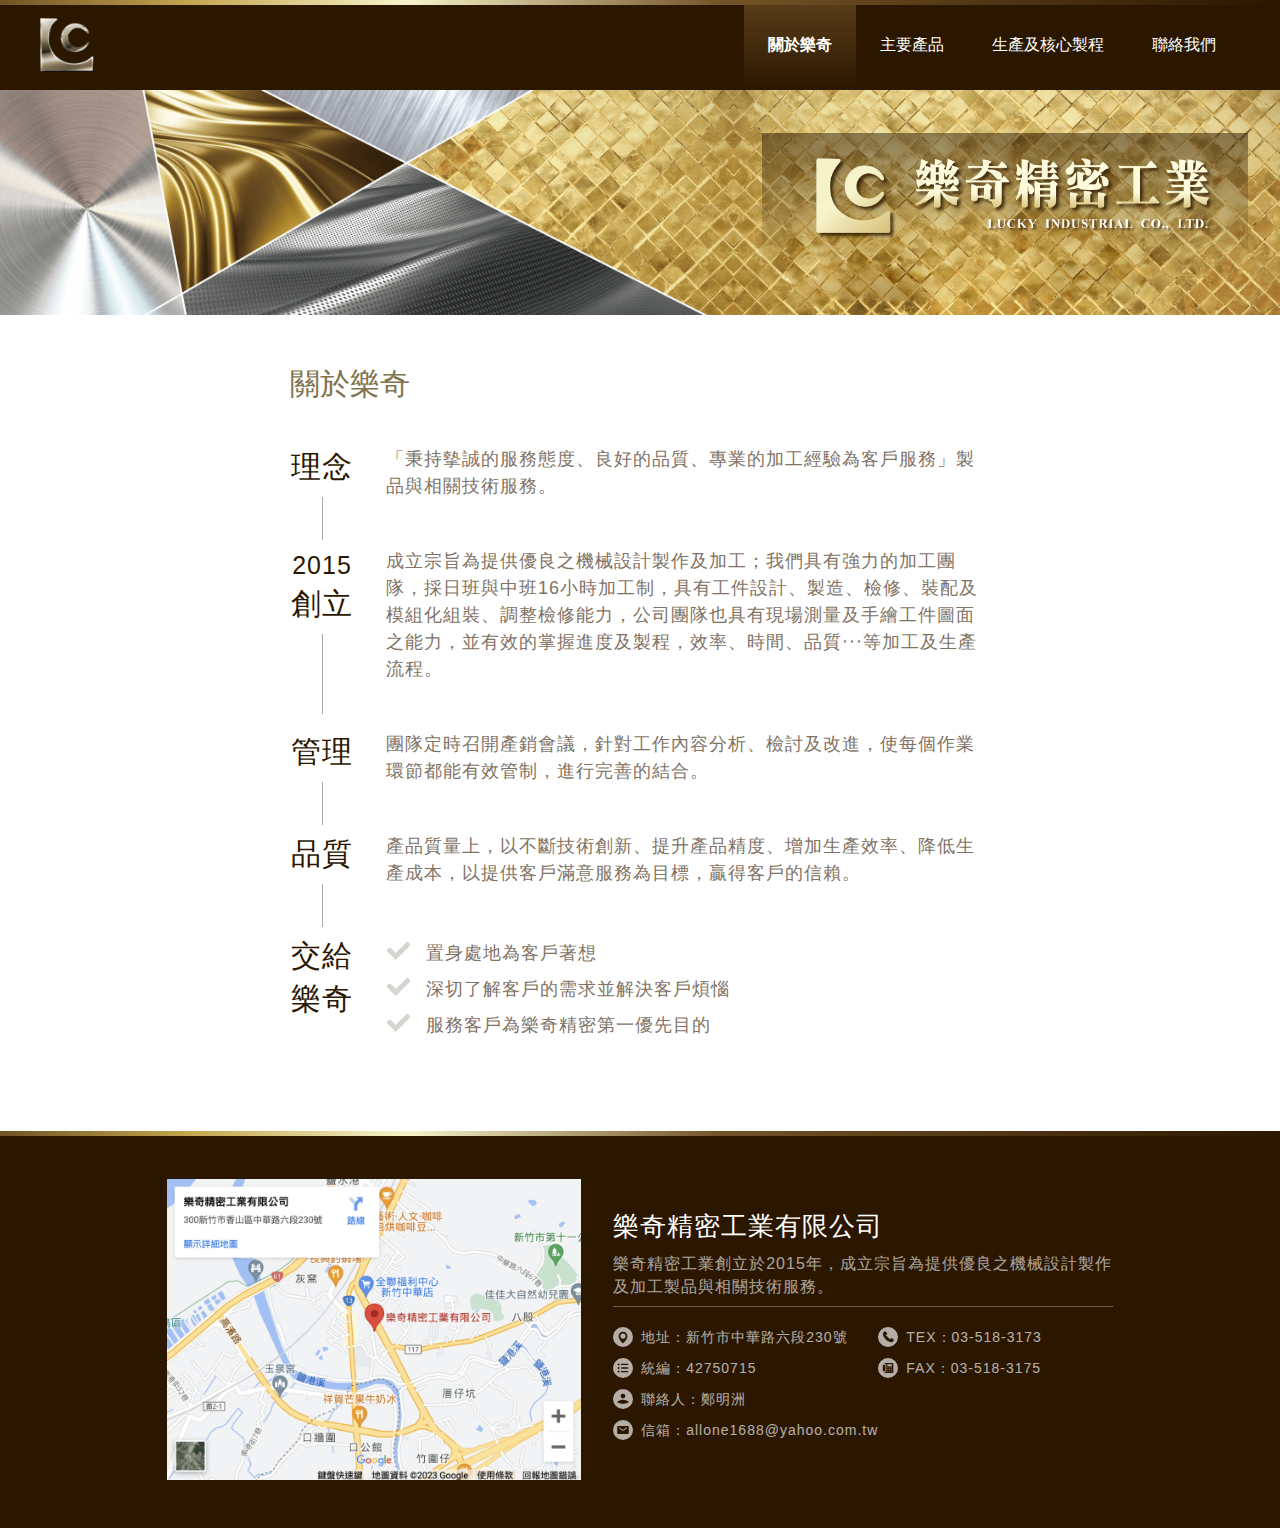
<file: html/index.html>
<!DOCTYPE html>
<html lang="en">
<head>
    <meta charset="UTF-8">
    <meta http-equiv="X-UA-Compatible" content="IE=edge">
    <meta name="viewport" content="width=device-width, initial-scale=1.0">
    <link rel="stylesheet" href="../css/styles.css">
    <link rel="icon" type="image/x-icon" href="favicon.ico">
    <link rel="icon" href="../favicon.ico" type="image/x-icon">
    <script src="../js/jquery.min.js" defer></script>
    <script src="../js/common.js" defer></script>
    <title>樂奇精密工業</title>
</head>
<body>
    <header>
        <img src="../image/logo.png" alt="樂奇精密工業">
        <button class="menuBtn">
            <span></span>
            <span></span>
            <span></span>
        </button>
        <ul>
            <li class="focus">關於樂奇</li>
            <li onclick="location.href='commodity.html'">主要產品</li>
            <li onclick="location.href='process.html'">生產及核心製程</li>
            <li onclick="location.href='contact.html'">聯絡我們</li>
        </ul>
    </header>
    <main>
        <div class="banner">
            <img src="../image/banner.png" alt="樂奇精密工業">
            <div>
                <img src="../image/logoText.png" alt="logo">
            </div>
        </div>
        <div class="content about">
            <div>
                <h2>關於樂奇</h2>
                <div class="luckyList">
                    <div class="item">
                        <h3>理念</h3>
                        <p>「秉持摰誠的服務態度、良好的品質、專業的加工經驗為客戶服務」製品與相關技術服務。</p>
                    </div>
                    <div class="item">
                        <h3><span>2015</span>創立</h3>
                        <p>成立宗旨為提供優良之機械設計製作及加工；我們具有強力的加工團隊，採日班與中班16小時加工制，具有工件設計、製造、檢修、裝配及模組化組裝、調整檢修能力，公司團隊也具有現場測量及手繪工件圖面之能力，並有效的掌握進度及製程，效率、時間、品質‧‧‧等加工及生產流程。</p>
                    </div>
                    <div class="item">
                        <h3>管理</h3>
                        <p>團隊定時召開產銷會議，針對工作內容分析、檢討及改進，使每個作業環節都能有效管制，進行完善的結合。</p>
                    </div>
                    <div class="item">
                        <h3>品質</h3>
                        <p>產品質量上，以不斷技術創新、提升產品精度、增加生產效率、降低生產成本，以提供客戶滿意服務為目標，贏得客戶的信賴。</p>
                    </div>
                    <div class="item">
                        <h3>交給樂奇</h3>
                        <ul>
                            <li>置身處地為客戶著想</li>
                            <li>深切了解客戶的需求並解決客戶煩惱</li>
                            <li>服務客戶為樂奇精密第一優先目的</li>
                        </ul>
                    </div>
                </div>
            </div>
        </div>
    </main>
    <footer>
        <img src="../image/map.png" alt="地圖">
        <div class="textBlock">
            <div class="title">
                <p>樂奇精密工業有限公司</p>
                <span>樂奇精密工業創立於2015年，成立宗旨為提供優良之機械設計製作及加工製品與相關技術服務。</span>
            </div>
            <div class="iconList">
                <div>
                    <div>
                        <img src="../image/ic_add.svg" alt="地址">
                        <p>地址：新竹市中華路六段230號</p>
                    </div>
                    <div>
                        <img src="../image/ic_id.svg" alt="統編">
                        <p>統編：42750715</p>
                    </div>
                    <div>
                        <img src="../image/ic_people.svg" alt="聯絡人">
                        <p>聯絡人：鄭明洲</p>
                    </div>
                    <div>
                        <img src="../image/ic_mail.svg" alt="信箱">
                        <p>信箱：allone1688@yahoo.com.tw</p>
                    </div>
                </div>
                <div>
                    <div>
                        <img src="../image/ic_phone.svg" alt="TEX">
                        <p>TEX：03-518-3173</p>
                    </div>
                    <div>
                        <img src="../image/ic_fax.svg" alt="FAX">
                        <p>FAX：03-518-3175</p>
                    </div>
                </div>
            </div>
        </div>
    </footer>
</body>
</html>
</file>
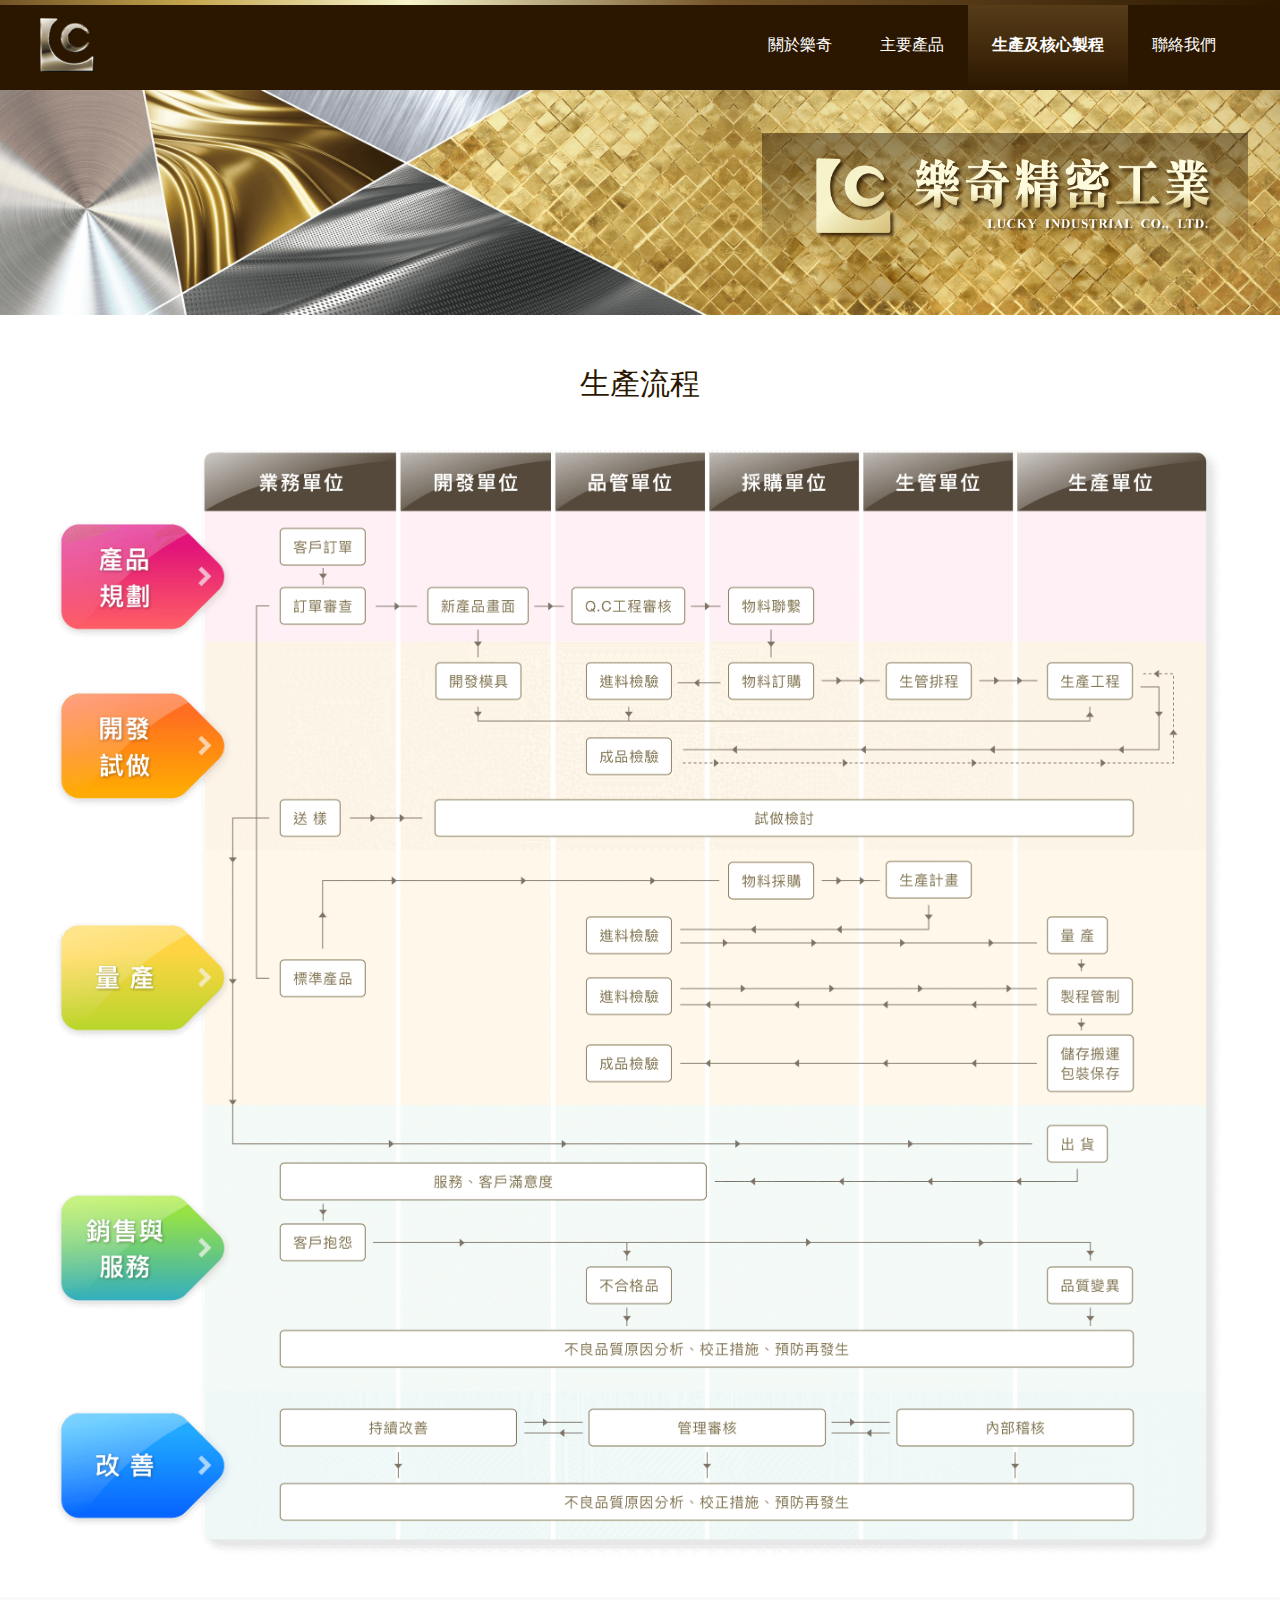
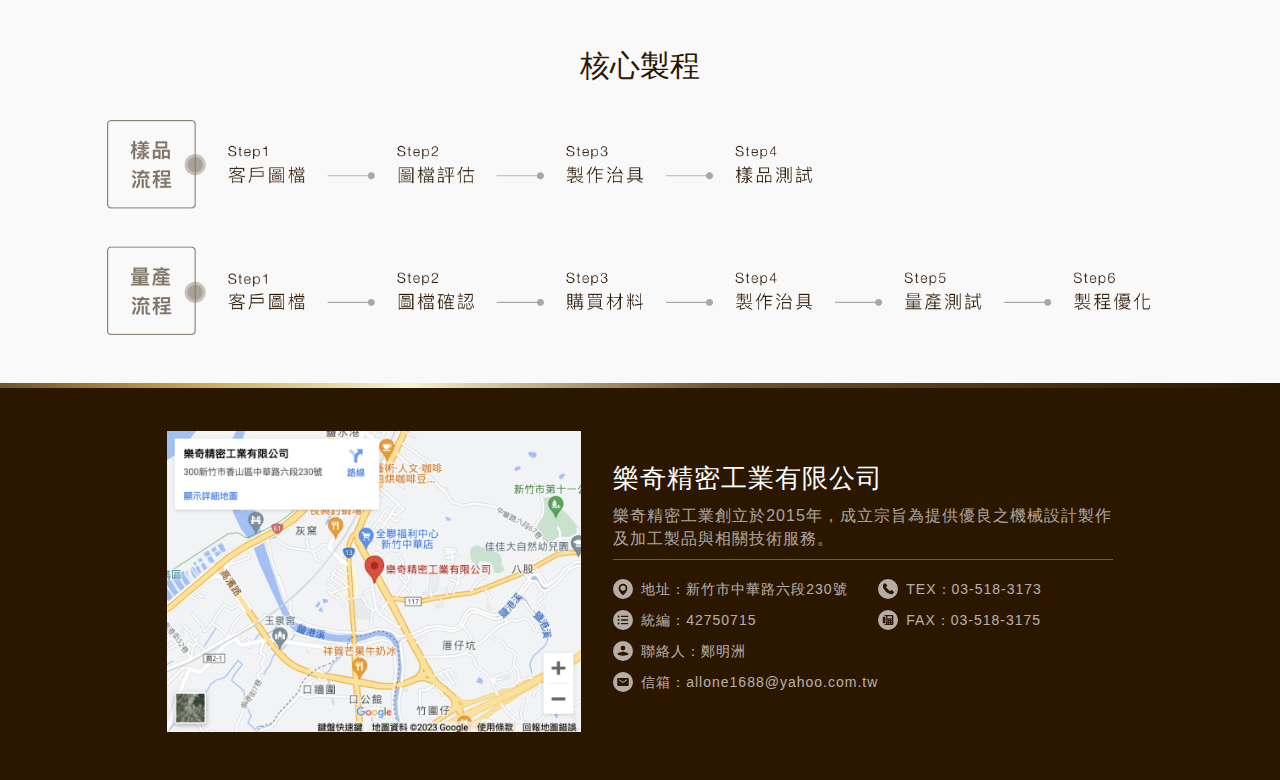
<file: html/process.html>
<!DOCTYPE html>
<html lang="en">
<head>
    <meta charset="UTF-8">
    <meta http-equiv="X-UA-Compatible" content="IE=edge">
    <meta name="viewport" content="width=device-width, initial-scale=1.0">
    <link rel="stylesheet" href="../css/styles.css">
    <link rel="icon" href="../favicon.ico" type="image/x-icon">
    <script src="../js/jquery.min.js" defer></script>
    <script src="../js/common.js" defer></script>
    <title>樂奇精密工業</title>
</head>
<body>
    <header>
        <img src="../image/logo.png" alt="樂奇精密工業">
        <button class="menuBtn">
            <span></span>
            <span></span>
            <span></span>
        </button>
        <ul>
            <li onclick="location.href='index.html'">關於樂奇</li>
            <li onclick="location.href='commodity.html'">主要產品</li>
            <li class="focus">生產及核心製程</li>
            <li onclick="location.href='contact.html'">聯絡我們</li>
        </ul>
    </header>
    <main>
        <div class="banner">
            <img src="../image/banner.png" alt="樂奇精密工業">
            <div>
                <img src="../image/logoText.png" alt="logo">
            </div>
        </div>
        <div class="content process">
            <div>
                <h2>生產流程</h2>
                <img src="../image/table_01.png" alt="生產流程">
            </div>
            <div>
                <h2>核心製程</h2>
                <img src="../image/table_02.png" alt="生產流程">
            </div>
        </div>
    </main>
    <footer>
        <img src="../image/map.png" alt="地圖">
        <div class="textBlock">
            <div class="title">
                <p>樂奇精密工業有限公司</p>
                <span>樂奇精密工業創立於2015年，成立宗旨為提供優良之機械設計製作及加工製品與相關技術服務。</span>
            </div>
            <div class="iconList">
                <div>
                    <div>
                        <img src="../image/ic_add.svg" alt="地址">
                        <p>地址：新竹市中華路六段230號</p>
                    </div>
                    <div>
                        <img src="../image/ic_id.svg" alt="統編">
                        <p>統編：42750715</p>
                    </div>
                    <div>
                        <img src="../image/ic_people.svg" alt="聯絡人">
                        <p>聯絡人：鄭明洲</p>
                    </div>
                    <div>
                        <img src="../image/ic_mail.svg" alt="信箱">
                        <p>信箱：allone1688@yahoo.com.tw</p>
                    </div>
                </div>
                <div>
                    <div>
                        <img src="../image/ic_phone.svg" alt="TEX">
                        <p>TEX：03-518-3173</p>
                    </div>
                    <div>
                        <img src="../image/ic_fax.svg" alt="FAX">
                        <p>FAX：03-518-3175</p>
                    </div>
                </div>
            </div>
        </div>
    </footer>
</body>
</html>
</file>
<file: css/styles.css>
@charset "UTF-8";
.linear_orange {
  background: linear-gradient(to right, #FEA308 0%, #FF8200 100%);
}

.linear_blue {
  background: linear-gradient(to right, #00C1D3 0%, #04A6B5 100%);
}

/* CSS reset  ------------------------------------------------------------------------- */
* {
  box-sizing: border-box;
}
*:focus {
  outline: none;
}

img {
  display: block;
}

html, body, div, span, applet, object, iframe,
h1, h2, h3, h4, h5, h6, p, blockquote, pre,
a, abbr, acronym, address, big, cite, code, del,
dfn, em, img, ins, kbd, q, s, samp, small,
strike, strong, sub, sup, tt, var, b, u,
i, center, dl, dt, dd, ol, ul, li, fieldset,
form, label, legend, table, caption, tbody,
tfoot, thead, tr, th, td, article, aside, canvas,
details, embed, figure, figcaption, footer,
header, hgroup, menu, nav, output, ruby,
section, summary, time, mark, audio, video {
  vertical-align: baseline;
  font: inherit;
  font-family: Arial, Microsoft JhengHei;
  font-size: 100%;
  font-size: 16px;
  font-weight: initial;
  font-stretch: normal;
  font-style: normal;
  line-height: normal;
  line-height: 1.42857143;
  letter-spacing: normal;
  border: 0;
  outline: none;
  -webkit-user-select: none;
     -moz-user-select: none;
          user-select: none;
  margin: 0;
  padding: 0;
}

article, aside, details, figcaption, figure, footer,
header, hgroup, menu, nav, section, main {
  display: block;
}

blockquote, q {
  quotes: none;
}
blockquote:before, blockquote:after, q:before, q:after {
  content: "";
  content: none;
}

table {
  border-collapse: collapse;
  border-spacing: 0;
}

ol, ul {
  outline: none;
}

input, select, button, textarea {
  display: inline-block;
  vertical-align: middle;
  font-family: Arial, Microsoft JhengHei;
  white-space: normal;
  background: none;
  border: 0;
  -webkit-appearance: none;
     -moz-appearance: none;
          appearance: none;
  margin: 0;
  padding: 0;
}
input[type=search], select[type=search], button[type=search], textarea[type=search] {
  -webkit-appearance: textfield;
}
input::-ms-clear, select::-ms-clear, button::-ms-clear, textarea::-ms-clear {
  display: none;
}
input::-ms-reveal, select::-ms-reveal, button::-ms-reveal, textarea::-ms-reveal {
  display: none;
}

textarea {
  overflow: auto;
}

select {
  appearance: none;
  -moz-appearance: none;
  -webkit-appearance: none;
  -ms-appearance: none;
}
select::-ms-expand {
  display: none;
}

input[type=date] {
  -moz-appearance: textfield;
}

input[type=date]::-webkit-inner-spin-button,
input[type=date]::-webkit-outer-spin-button {
  -webkit-appearance: none;
  margin: 0;
}

::-webkit-scrollbar {
  display: none;
}

::-webkit-search-decoration {
  display: none;
}

html, body {
  font-size: 16px;
  font-family: Arial, Microsoft JhengHei;
  overflow-x: hidden;
  margin: 0;
  padding: 0;
}
@media (max-width: 768px) {
  html, body {
    font-size: 16px;
  }
}
@media (max-width: 414px) {
  html, body {
    font-size: 14px;
  }
}

header {
  position: fixed;
  top: 0;
  width: 100vw;
  height: 90px;
  display: flex;
  justify-content: space-between;
  align-items: center;
  z-index: 10;
  background: #2B1700;
  padding: 0 40px;
}
header::before {
  position: absolute;
  content: "";
  left: 0;
  right: 0;
  top: 0;
  height: 5px;
  background: url("../image/line.png") no-repeat top left/cover;
}
header img {
  width: 54px;
  height: 54px;
}
header button {
  opacity: 1;
  cursor: pointer;
  display: none;
  padding: 1.5rem 1rem 1rem;
  transition: opacity 0.5s;
}
header button span {
  position: relative;
  display: block;
  width: 2rem;
  height: 3px;
  border-radius: 6px;
  background: #FFFFFF;
  margin: 8px 0;
  transition: all 0.5s;
}
header button.open span:nth-of-type(1) {
  transform: rotate(45deg);
  top: 0.7rem;
}
header button.open span:nth-of-type(2) {
  width: 0;
}
header button.open span:nth-of-type(3) {
  transform: rotate(-45deg);
  bottom: 0.7rem;
}
header button:hover {
  opacity: 0.5;
}
header ul {
  display: flex;
  list-style-type: none;
}
header ul li {
  cursor: pointer;
  display: flex;
  justify-content: center;
  align-items: center;
  height: 90px;
  position: relative;
  z-index: 1;
  color: #FFFFFF;
  padding: 1.5rem;
}
header ul li::after {
  z-index: -1;
  position: absolute;
  content: "";
  bottom: 0;
  left: 0;
  right: 0;
  height: 0;
  background: linear-gradient(to top, #2B1700 0%, #573C18 100%);
  transition: height 0.3s;
}
header ul li:hover, header ul li.focus {
  font-weight: bold;
}
header ul li:hover::after, header ul li.focus::after {
  height: 85px;
}

main {
  min-height: calc(100vh - 90px);
  margin-top: 90px;
}
main.bgBrown {
  background: linear-gradient(to bottom, #8B6C45 50%, #2B1700 100%);
}
main .banner {
  position: relative;
}
main .banner > img {
  width: 100vw;
}
main .banner > div {
  position: absolute;
  display: flex;
  justify-content: flex-end;
  top: 30%;
  right: 4rem;
}
main .banner > div img {
  position: relative;
  width: 33%;
  z-index: 1;
}
main .banner > div::after {
  content: "";
  position: absolute;
  width: 40%;
  bottom: -2rem;
  top: -1.5rem;
  right: -2rem;
  background: linear-gradient(to bottom, rgba(43, 23, 0, 0.5) 0%, rgba(43, 23, 0, 0) 100%);
}
main .content {
  padding: 3rem;
}
main .content h2 {
  font-size: 1.875rem;
  margin-bottom: 2rem;
}
main .content.about > div {
  max-width: 700px;
  margin: 0 auto;
}
main .content.about > div h2 {
  color: #80734E;
}
main .content.about > div .luckyList .item {
  display: flex;
  align-items: flex-start;
  margin-bottom: 2rem;
}
main .content.about > div .luckyList .item h3 {
  position: relative;
  width: 4rem;
  text-align: center;
  font-size: 1.875rem;
  font-weight: lighter;
  letter-spacing: 1px;
  color: #2B1700;
  background: #FFFFFF;
  margin-right: 2rem;
  padding: 8px 0;
}
main .content.about > div .luckyList .item h3 span {
  display: block;
  text-align: center;
  font-size: 1.5625rem;
  font-weight: lighter;
  letter-spacing: 1px;
  color: #2B1700;
}
main .content.about > div .luckyList .item p {
  width: calc(100% - 6rem);
  font-size: 1.125rem;
  line-height: 1.5;
  letter-spacing: 1px;
  color: #7F7366;
  padding: 8px 0;
}
main .content.about > div .luckyList .item ul {
  position: relative;
  list-style-type: none;
  width: calc(100% - 6rem);
  padding: 8px 0 8px 2.5rem;
}
main .content.about > div .luckyList .item ul li {
  font-size: 1.125rem;
  line-height: 2;
  letter-spacing: 1px;
  color: #7F7366;
}
main .content.about > div .luckyList .item ul li::before {
  position: absolute;
  content: "";
  left: 0;
  width: 25px;
  height: 25px;
  background: url("../image/ic_check.svg") no-repeat center center/contain;
}
main .content.about > div .luckyList .item:not(:nth-last-of-type(1)) h3:after {
  position: absolute;
  content: "";
  top: 0;
  bottom: -5rem;
  left: calc((4rem - 1px) / 2);
  width: 1px;
  z-index: -1;
  background: #A8A8A8;
}
main .content.process > div h2 {
  text-align: center;
  color: #2B1700;
}
main .content.process > div img {
  width: 100%;
}
main .content.process > div:nth-of-type(2) {
  background: #FAF9F9;
  margin: 2rem -3rem -3rem;
  padding: 3rem;
}
main .content.process > div:nth-of-type(2) img {
  width: 90%;
  margin: 0 auto;
}
main .content.contact {
  display: flex;
  justify-content: center;
  align-items: flex-start;
  padding-top: 4rem;
}
main .content.contact > div {
  width: 30%;
  display: flex;
  flex-direction: column;
  justify-content: center;
  align-items: center;
  margin-right: 5rem;
}
main .content.contact > div div:nth-of-type(1) {
  display: flex;
  flex-direction: column;
  justify-content: center;
  align-items: center;
}
main .content.contact > div div:nth-of-type(1) img {
  width: 105px;
}
main .content.contact > div div:nth-of-type(1) p {
  font-size: 0.75rem;
  color: #80734E;
  margin-top: 10px;
}
main .content.contact > div div:nth-of-type(2) {
  margin-top: 2rem;
}
main .content.contact > div div:nth-of-type(2) h2, main .content.contact > div div:nth-of-type(2) p {
  color: #80734E;
}
main .content.contact > div div:nth-of-type(2) h2 {
  margin-bottom: 0.5rem;
}
main .content.contact > div div:nth-of-type(2) p {
  font-size: 1.125rem;
}
main .content.contact .needs-validation {
  width: 40%;
}
main .content.contact .needs-validation .half {
  display: flex;
}
main .content.contact .needs-validation .half .field {
  width: calc(50% - 10px);
  margin: 0 5px;
}
main .content.contact .needs-validation .field {
  position: relative;
  display: flex;
  flex-direction: column;
  margin: 2rem 5px;
}
main .content.contact .needs-validation .field label {
  position: absolute;
  top: -10px;
  left: 15px;
  font-size: 1rem;
  color: #7F7366;
  letter-spacing: 1px;
  background: #FFFFFF;
  padding: 0 10px;
}
main .content.contact .needs-validation .field input, main .content.contact .needs-validation .field textarea {
  max-width: 100%;
  font-size: 1rem;
  color: #2B1700;
  border-radius: 4px;
  border: 1px solid #7D7367;
  padding: 15px 10px 10px;
}
main .content.contact .needs-validation .field input::-moz-placeholder, main .content.contact .needs-validation .field textarea::-moz-placeholder {
  color: #A8A8A8;
  letter-spacing: 1px;
}
main .content.contact .needs-validation .field input::placeholder, main .content.contact .needs-validation .field textarea::placeholder {
  color: #A8A8A8;
  letter-spacing: 1px;
}
main .content.contact .needs-validation .field textarea {
  min-height: 90px;
}
main .content.contact .needs-validation .btnBox {
  display: flex;
  justify-content: space-between;
  align-items: center;
  margin-top: -10px;
}
main .content.contact .needs-validation .btnBox button {
  cursor: pointer;
  opacity: 1;
  width: 100%;
  font-size: 1rem;
  letter-spacing: 1px;
  color: #FFFFFF;
  border: 1px solid;
  border-radius: 4px;
  margin: 0 5px;
  padding: 0.7rem;
  transition: opacity, background, color, 0.3s;
}
main .content.contact .needs-validation .btnBox button:nth-of-type(1) {
  border-color: #7F7366;
  background: #7F7366;
}
main .content.contact .needs-validation .btnBox button:nth-of-type(2) {
  border-color: #A27D56;
  background: #A27D56;
}
main .content.contact .needs-validation .btnBox button:hover {
  opacity: 0.7;
}
main .content.contact .needs-validation .btnBox button:active:nth-of-type(1) {
  background: #FFFFFF;
  color: #7F7366;
}
main .content.contact .needs-validation .btnBox button:active:nth-of-type(2) {
  background: #FFFFFF;
  color: #A27D56;
}
main .content.contact .invalid-feedback {
  display: none;
  width: 100%;
  margin-top: 0.25rem;
  font-size: 80%;
  color: #E00B0B;
}
main .content.contact .was-validated .form-control:invalid {
  border-color: #E00B0B;
}
main .content.contact .was-validated .form-control:invalid ~ label {
  color: #E00B0B;
}
main .content.contact .was-validated .form-control:invalid ~ .invalid-feedback {
  display: block;
}
main .content.commodity {
  padding: 2rem 0;
}
main .content.commodity h2 {
  text-align: center;
  color: #FFFFFF;
  margin-bottom: 1rem;
}
main .content.commodity .swiper-horizontal > .swiper-pagination-bullets,
main .content.commodity .swiper-pagination-bullets.swiper-pagination-horizontal,
main .content.commodity .swiper-pagination-custom,
main .content.commodity .swiper-pagination-fraction {
  top: 0;
  bottom: initial;
  border-bottom: 1px solid rgba(255, 255, 255, 0.3);
}
main .content.commodity .swiper-horizontal > .swiper-pagination-bullets span,
main .content.commodity .swiper-pagination-bullets.swiper-pagination-horizontal span,
main .content.commodity .swiper-pagination-custom span,
main .content.commodity .swiper-pagination-fraction span {
  cursor: pointer;
  opacity: 0.5;
  width: -moz-fit-content;
  width: fit-content;
  min-height: 45px;
  position: relative;
  font-size: 1.25rem;
  letter-spacing: 1px;
  color: #FFFFFF;
  background: transparent;
  padding: 0.5rem 1rem;
  transition: opacity, 0.3s;
}
main .content.commodity .swiper-horizontal > .swiper-pagination-bullets span.swiper-pagination-bullet-active,
main .content.commodity .swiper-pagination-bullets.swiper-pagination-horizontal span.swiper-pagination-bullet-active,
main .content.commodity .swiper-pagination-custom span.swiper-pagination-bullet-active,
main .content.commodity .swiper-pagination-fraction span.swiper-pagination-bullet-active {
  opacity: 1;
  font-weight: bold;
}
main .content.commodity .swiper-horizontal > .swiper-pagination-bullets span.swiper-pagination-bullet-active:after,
main .content.commodity .swiper-pagination-bullets.swiper-pagination-horizontal span.swiper-pagination-bullet-active:after,
main .content.commodity .swiper-pagination-custom span.swiper-pagination-bullet-active:after,
main .content.commodity .swiper-pagination-fraction span.swiper-pagination-bullet-active:after {
  width: 100%;
}
main .content.commodity .swiper-horizontal > .swiper-pagination-bullets span:after,
main .content.commodity .swiper-pagination-bullets.swiper-pagination-horizontal span:after,
main .content.commodity .swiper-pagination-custom span:after,
main .content.commodity .swiper-pagination-fraction span:after {
  position: absolute;
  content: "";
  left: 0;
  bottom: 0;
  width: 0;
  height: 5px;
  background: rgba(255, 255, 255, 0.3);
  transition: width 0.3s;
}
main .content.commodity .swiper-horizontal > .swiper-pagination-bullets span:hover,
main .content.commodity .swiper-pagination-bullets.swiper-pagination-horizontal span:hover,
main .content.commodity .swiper-pagination-custom span:hover,
main .content.commodity .swiper-pagination-fraction span:hover {
  opacity: 1;
}
main .content.commodity .swiper-horizontal > .swiper-pagination-bullets span:nth-of-type(1)::before,
main .content.commodity .swiper-pagination-bullets.swiper-pagination-horizontal span:nth-of-type(1)::before,
main .content.commodity .swiper-pagination-custom span:nth-of-type(1)::before,
main .content.commodity .swiper-pagination-fraction span:nth-of-type(1)::before {
  content: "產品與服務";
}
main .content.commodity .swiper-horizontal > .swiper-pagination-bullets span:nth-of-type(2)::before,
main .content.commodity .swiper-pagination-bullets.swiper-pagination-horizontal span:nth-of-type(2)::before,
main .content.commodity .swiper-pagination-custom span:nth-of-type(2)::before,
main .content.commodity .swiper-pagination-fraction span:nth-of-type(2)::before {
  content: "生產 & 檢驗設備";
}
main .content.commodity .swiper-horizontal > .swiper-pagination-bullets span:nth-of-type(3)::before,
main .content.commodity .swiper-pagination-bullets.swiper-pagination-horizontal span:nth-of-type(3)::before,
main .content.commodity .swiper-pagination-custom span:nth-of-type(3)::before,
main .content.commodity .swiper-pagination-fraction span:nth-of-type(3)::before {
  content: "量測設備";
}
main .content.commodity .swiper-horizontal > .swiper-pagination-bullets span:nth-of-type(4)::before,
main .content.commodity .swiper-pagination-bullets.swiper-pagination-horizontal span:nth-of-type(4)::before,
main .content.commodity .swiper-pagination-custom span:nth-of-type(4)::before,
main .content.commodity .swiper-pagination-fraction span:nth-of-type(4)::before {
  content: "加工案例";
}
main .content.commodity .swiper-wrapper {
  padding-top: 45px;
}
main .content.commodity .page1 {
  display: flex;
  flex-wrap: wrap;
  padding: 2rem 4rem;
}
main .content.commodity .page1 > div {
  width: calc((100% - 9rem) / 3);
  margin: 1.5rem;
}
main .content.commodity .page1 > div div {
  display: flex;
  align-items: center;
  color: #FFFFFF;
}
main .content.commodity .page1 > div div span {
  font-size: 4rem;
  font-style: italic;
  font-weight: lighter;
}
main .content.commodity .page1 > div div p {
  font-size: 1.125rem;
  margin-left: 1rem;
}
main .content.commodity .page1 > div img {
  width: 100%;
  border-radius: 10px;
}
main .content.commodity .page2 {
  overflow: hidden;
  padding: 2rem;
}
main .content.commodity .page2 .tableBox {
  display: flex;
  justify-content: center;
  align-items: flex-start;
  margin-bottom: 3rem;
}
main .content.commodity .page2 .tableBox table {
  color: #FFFFFF;
  margin: 0 1rem;
}
main .content.commodity .page2 .tableBox table .textRight {
  text-align: left;
}
main .content.commodity .page2 .tableBox table td, main .content.commodity .page2 .tableBox table th {
  text-align: center;
  font-size: 1.125rem;
  letter-spacing: 1px;
  border: 1px solid #FFFFFF;
  padding: 5px 8px;
}
main .content.commodity .page2 .tableBox table th {
  background: rgba(255, 255, 255, 0.2);
}
main .content.commodity .page2 .tableBox table:nth-of-type(1) {
  width: 55%;
  min-width: 450px;
}
main .content.commodity .page4 {
  padding: 4rem 0;
}
main .content.commodity .page4 > div {
  max-width: 900px;
  display: flex;
  flex-wrap: wrap;
  justify-content: center;
  align-items: center;
  margin: 0 auto;
}
main .content.commodity .page4 > div img {
  width: calc((100% - 4rem) / 4);
  border-radius: 10px;
  margin: 0.5rem;
}
main .content.commodity hr {
  opacity: 0.3;
  border-top: 0.5px solid #FFFFFF;
  margin: 1rem 0 0;
}
main .content.commodity .bottomBlock {
  padding: 2rem 5.5rem 0;
}
main .content.commodity .bottomBlock .title {
  font-size: 1.25rem;
  letter-spacing: 1px;
  color: #FFFFFF;
}
main .content.commodity .bottomBlock .title span {
  font-size: 1rem;
  letter-spacing: 1px;
}
main .content.commodity .bottomBlock > span {
  display: block;
  color: rgba(255, 255, 255, 0.5);
  letter-spacing: 1px;
  margin: 0.5rem 0;
}
main .content.commodity .bottomBlock > div {
  display: flex;
  border-radius: 10px;
  background: rgba(255, 255, 255, 0.2);
  padding: 1rem 0;
}
main .content.commodity .bottomBlock > div div {
  position: relative;
  display: flex;
  flex-direction: column;
  color: #FFFFFF;
  width: 25%;
  padding: 0 1.5rem;
}
main .content.commodity .bottomBlock > div div p {
  width: -moz-fit-content;
  width: fit-content;
  font-size: 1.125rem;
  letter-spacing: 1px;
  border-radius: 3px;
  background: #2B1700;
  padding: 0 1rem;
}
main .content.commodity .bottomBlock > div div span {
  font-size: 1rem;
  letter-spacing: 1px;
  margin-top: 0.5rem;
}
main .content.commodity .bottomBlock > div div:not(:nth-last-of-type(1))::after {
  position: absolute;
  content: "";
  top: 0;
  bottom: 0;
  right: 0;
  width: 1px;
  background: rgba(255, 255, 255, 0.3);
}

footer {
  position: relative;
  display: flex;
  justify-content: center;
  align-items: center;
  background: #2B1700;
  padding: 3rem;
}
footer > img {
  width: 35%;
  min-width: 350px;
}
footer .textBlock {
  max-width: 500px;
  margin-left: 2rem;
}
footer .textBlock p, footer .textBlock span {
  color: #FFFFFF;
}
footer .textBlock .title {
  border-bottom: 1px solid rgba(255, 255, 255, 0.3);
  margin-bottom: 0.5rem;
  padding-bottom: 0.5rem;
}
footer .textBlock .title p {
  font-size: 1.625rem;
  letter-spacing: 1px;
  margin-bottom: 0.5rem;
}
footer .textBlock .title span {
  opacity: 0.6;
  font-size: 1rem;
  letter-spacing: 1px;
}
footer .textBlock .iconList {
  display: flex;
  align-items: flex-start;
}
footer .textBlock .iconList > div > div {
  opacity: 0.65;
  display: flex;
  align-items: center;
  margin: 0.7rem 0;
}
footer .textBlock .iconList > div > div img {
  width: 20px;
  height: 20px;
}
footer .textBlock .iconList > div > div p {
  font-size: 0.875rem;
  letter-spacing: 1px;
  margin-left: 0.5rem;
}
footer::before {
  position: absolute;
  content: "";
  left: 0;
  right: 0;
  top: 0;
  height: 5px;
  background: url("../image/line.png") no-repeat top left/cover;
}

.slider {
  width: 50%;
  margin: 100px auto;
}

.slick-slide {
  transition: all ease-in-out 0.3s;
  opacity: 0.2;
  margin: 0px 20px;
}
.slick-slide img {
  width: auto;
}
.slick-active {
  opacity: 0.5;
}
.slick-current {
  opacity: 1;
}
.slick-prev:before, .slick-next:before {
  color: #000000;
}

@media all and (max-width: 1080px) {
  header {
    height: 80px;
  }
  header ul li {
    height: 80px;
  }
  header ul li:hover::after, header ul li.focus::after {
    height: 75px;
  }
  main {
    min-height: calc(100vh - 80px);
    margin-top: 80px;
  }
  main .content.contact .needs-validation {
    width: 50%;
  }
  main .content.commodity .page4 {
    padding: 2rem;
  }
}
@media all and (max-width: 920px) {
  main .banner > div {
    top: 35%;
  }
  main .content.contact > div {
    margin-right: 3rem;
  }
  main .content.contact .needs-validation {
    width: 65%;
  }
  main .content.commodity .page1 {
    padding: 2rem;
  }
  main .content.commodity .page1 > div {
    width: calc((100% - 6rem) / 3);
    margin: 1rem;
  }
  main .content.commodity .page1 > div div span {
    font-size: 3rem;
  }
  main .content.commodity .page1 > div div p {
    font-size: 1rem;
  }
  main .content.commodity .bottomBlock {
    padding: 2rem 2rem 0;
  }
  footer .textBlock .iconList {
    flex-direction: column;
  }
  footer .textBlock .iconList > div > div {
    margin: 0.7rem 0 0;
  }
}
@media all and (max-width: 768px) {
  header {
    height: 70px;
    padding: 0 2rem;
  }
  header ul li {
    height: 70px;
    font-size: 0.857rem;
    padding: 1rem;
  }
  header ul li:hover::after, header ul li.focus::after {
    height: 65px;
  }
  main {
    min-height: calc(100vh - 70px);
    margin-top: 70px;
  }
  main .banner > div {
    top: 37%;
  }
  main .content {
    padding: 2rem;
  }
  main .content h2 {
    font-size: 1.5rem;
    margin-bottom: 1rem;
  }
  main .content.about > div .luckyList .item h3 {
    font-size: 1.5rem;
    margin-right: 1rem;
  }
  main .content.about > div .luckyList .item h3 span {
    font-size: 1.2rem;
  }
  main .content.about > div .luckyList .item p {
    font-size: 1rem;
  }
  main .content.about > div .luckyList .item ul {
    padding: 8px 0 8px 1.7rem;
  }
  main .content.about > div .luckyList .item ul li {
    font-size: 1rem;
  }
  main .content.about > div .luckyList .item ul li::before {
    width: 20px;
    height: 26px;
  }
  main .content.process > div:nth-of-type(2) {
    margin: 2rem -2rem -2rem;
    padding: 2rem;
  }
  main .content.process > div:nth-of-type(2) img {
    width: 100%;
  }
  main .content.contact {
    flex-direction: column;
  }
  main .content.contact > div {
    width: initial;
    max-width: 400px;
    flex-direction: row;
    margin: 0 auto;
  }
  main .content.contact > div div:nth-of-type(1) {
    width: 15rem;
  }
  main .content.contact > div div:nth-of-type(2) {
    margin: 0 0 0 2rem;
  }
  main .content.contact .needs-validation {
    width: 100%;
    margin-top: 3rem;
  }
  main .content.commodity .page1 > div {
    width: calc((100% - 4rem) / 2);
  }
  main .content.commodity .page2 .tableBox {
    flex-direction: column;
    margin-bottom: 0;
  }
  main .content.commodity .page2 .tableBox table {
    width: 100%;
    margin: 1rem 0;
  }
  main .content.commodity .page2 .tableBox table:nth-of-type(1) {
    width: 100%;
    min-width: initial;
  }
  main .content.commodity .page4 {
    padding: 2rem;
  }
  main .content.commodity .page4 > div img {
    width: calc((100% - 3rem) / 3);
  }
  main .content.commodity hr {
    margin: 0;
  }
  main .content.commodity .bottomBlock > div {
    flex-direction: column;
    background: transparent;
  }
  main .content.commodity .bottomBlock > div div {
    width: 100%;
    padding: 0;
  }
  main .content.commodity .bottomBlock > div div:not(:nth-last-of-type(1)) {
    margin-bottom: 1rem;
  }
  main .content.commodity .bottomBlock > div div:not(:nth-last-of-type(1))::after {
    display: none;
  }
  footer {
    flex-direction: column;
  }
  footer > img {
    order: 2;
    width: 100%;
  }
  footer .textBlock {
    max-width: 100%;
    margin-left: 0;
    margin-bottom: 2rem;
  }
}
@media all and (max-width: 600px) {
  header {
    padding: 0 0rem 0 1.5rem;
  }
  header img {
    width: 40px;
    height: 40px;
  }
  header button {
    display: block;
  }
  header button.open + ul {
    height: 3rem;
  }
  header ul {
    overflow: hidden;
    justify-content: center;
    align-items: center;
    position: absolute;
    left: 0;
    right: 0;
    top: 70px;
    height: 0;
    background: #000000;
    transition: height 0.5s;
  }
  header ul li {
    height: initial;
    line-height: 3rem;
    padding: 0 1rem;
  }
  header ul li::after {
    background: rgba(255, 255, 255, 0.2);
  }
  header ul li:hover::after, header ul li.focus::after {
    height: 3rem;
  }
  main .banner > img {
    width: 130vw;
  }
  main .banner > div {
    top: 35%;
    justify-content: center;
    right: initial;
  }
  main .banner > div img {
    width: 50%;
  }
  main .banner > div::after {
    width: 64%;
    right: initial;
  }
  main .content {
    padding: 1.5rem;
  }
  main .content h2 {
    font-size: 1.3rem;
  }
  main .content.about > div .luckyList .item {
    margin-bottom: 0.5rem;
  }
  main .content.about > div .luckyList .item:not(:nth-last-of-type(1)) h3:after {
    bottom: -7.3rem;
  }
  main .content.about > div .luckyList .item h3 {
    font-size: 1.3rem;
  }
  main .content.about > div .luckyList .item h3 span {
    font-size: 1.05rem;
  }
  main .content.about > div .luckyList .item p {
    font-size: 0.857rem;
  }
  main .content.about > div .luckyList .item ul {
    padding: 8px 0 8px 1.3rem;
  }
  main .content.about > div .luckyList .item ul li {
    font-size: 0.857rem;
  }
  main .content.about > div .luckyList .item ul li::before {
    width: 16px;
    height: 22px;
  }
  main .content.process > div:nth-of-type(2) {
    margin: 2rem -1.5rem -1.5rem;
    padding: 1.5rem;
  }
  main .content.contact > div div:nth-of-type(1) img {
    width: 75px;
  }
  main .content.contact > div div:nth-of-type(1) p {
    white-space: nowrap;
  }
  main .content.contact > div div:nth-of-type(2) {
    margin: 0 0 0 1rem;
  }
  main .content.contact > div div:nth-of-type(2) p {
    font-size: 1rem;
  }
  main .content.commodity .page1 > div {
    width: calc(100% - 2rem);
  }
  main .content.commodity .swiper-horizontal > .swiper-pagination-bullets span,
main .content.commodity .swiper-pagination-bullets.swiper-pagination-horizontal span,
main .content.commodity .swiper-pagination-custom span,
main .content.commodity .swiper-pagination-fraction span {
    min-height: 40px;
    font-size: 1rem;
    padding: 0.5rem 0.8rem;
  }
  main .content.commodity .page4 {
    padding: 1rem;
  }
  main .content.commodity .page4 > div img {
    width: calc((100% - 2rem) / 2);
  }
  footer > img {
    min-width: initial;
  }
  footer .textBlock .title p {
    font-size: 1.2rem;
  }
  footer .textBlock .title span {
    font-size: 0.857rem;
  }
  footer .textBlock .iconList > div > div {
    margin-top: 0.5rem;
  }
}
@media all and (max-width: 500px) {
  main .content.commodity .swiper-horizontal > .swiper-pagination-bullets span:nth-of-type(1)::before,
main .content.commodity .swiper-pagination-bullets.swiper-pagination-horizontal span:nth-of-type(1)::before,
main .content.commodity .swiper-pagination-custom span:nth-of-type(1)::before,
main .content.commodity .swiper-pagination-fraction span:nth-of-type(1)::before {
    content: "產品/服務";
  }
  main .content.commodity .swiper-horizontal > .swiper-pagination-bullets span:nth-of-type(2)::before,
main .content.commodity .swiper-pagination-bullets.swiper-pagination-horizontal span:nth-of-type(2)::before,
main .content.commodity .swiper-pagination-custom span:nth-of-type(2)::before,
main .content.commodity .swiper-pagination-fraction span:nth-of-type(2)::before {
    content: "生產/檢驗";
  }
  main .content.commodity .swiper-horizontal > .swiper-pagination-bullets span:nth-of-type(3)::before,
main .content.commodity .swiper-pagination-bullets.swiper-pagination-horizontal span:nth-of-type(3)::before,
main .content.commodity .swiper-pagination-custom span:nth-of-type(3)::before,
main .content.commodity .swiper-pagination-fraction span:nth-of-type(3)::before {
    content: "量測";
  }
  main .content.commodity .swiper-horizontal > .swiper-pagination-bullets span:nth-of-type(4)::before,
main .content.commodity .swiper-pagination-bullets.swiper-pagination-horizontal span:nth-of-type(4)::before,
main .content.commodity .swiper-pagination-custom span:nth-of-type(4)::before,
main .content.commodity .swiper-pagination-fraction span:nth-of-type(4)::before {
    content: "加工";
  }
}
@media all and (max-width: 414px) {
  header button.open span:nth-of-type(1) {
    top: 0.8rem;
  }
  header button.open span:nth-of-type(3) {
    bottom: 0.8rem;
  }
  main .content.commodity .swiper-horizontal > .swiper-pagination-bullets span,
main .content.commodity .swiper-pagination-bullets.swiper-pagination-horizontal span,
main .content.commodity .swiper-pagination-custom span,
main .content.commodity .swiper-pagination-fraction span {
    min-height: 35px;
  }
}
</file>
